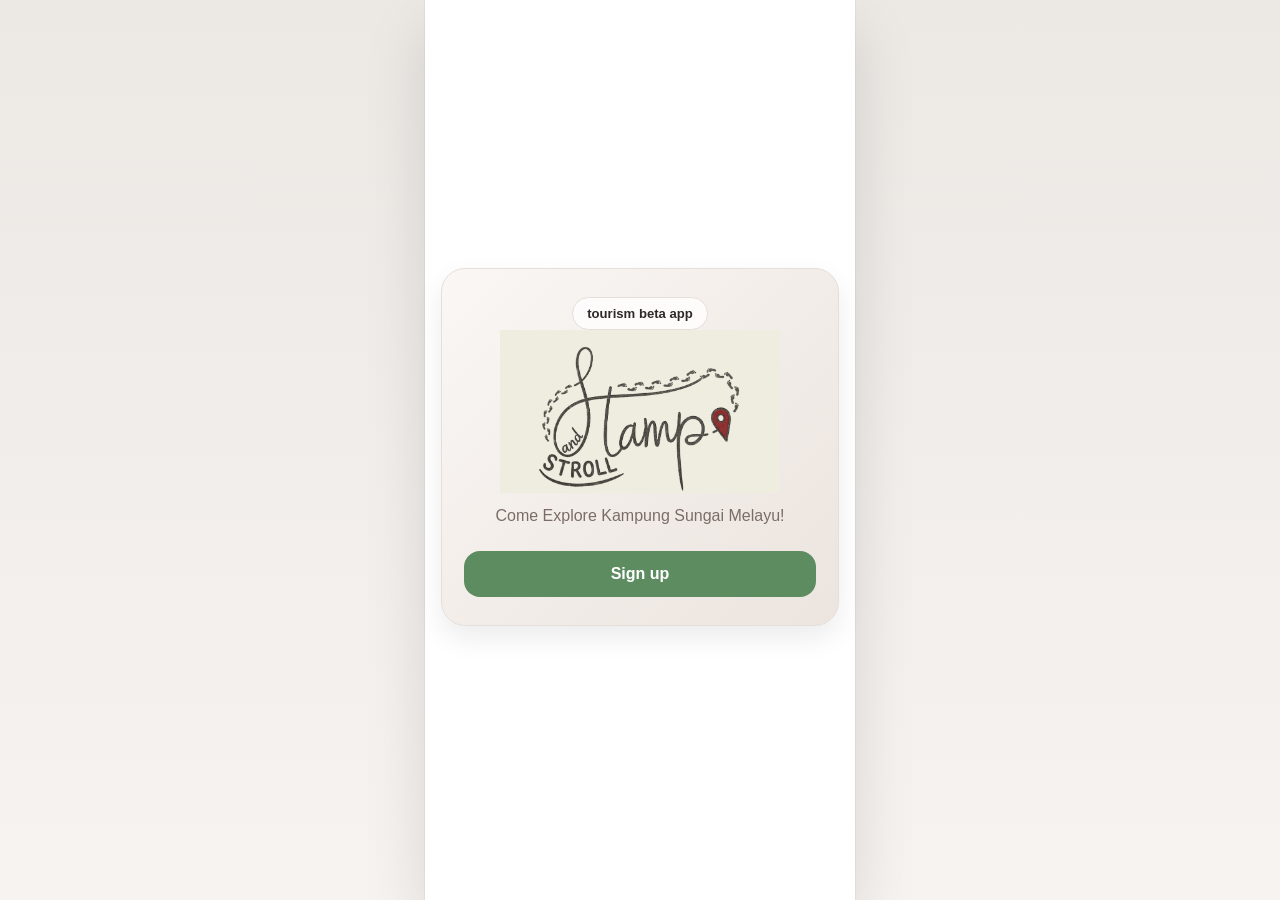
<file: index.html>
<!DOCTYPE html>
<html lang="en">
<head>
  <meta charset="UTF-8" />
  <meta name="viewport" content="width=device-width, initial-scale=1.0" />
  <title>Stamp and Stroll</title>
  <link rel="stylesheet" href="style.css" />
</head>
<body>
  <main class="app-shell start-screen">
    <section class="hero-card center-screen">
      <div class="app-badge">tourism beta app</div>
      <img src="logo.png" alt="Stamp and Stroll Logo" class="logo-large" />
      <p class="subtitle">Come Explore Kampung Sungai Melayu!</p>

      <button class="primary-btn large-btn" onclick="goTo('signup.html')">
        Sign up
      </button>
    </section>
  </main>

  <script src="script.js"></script>
</body>
</html>
</file>
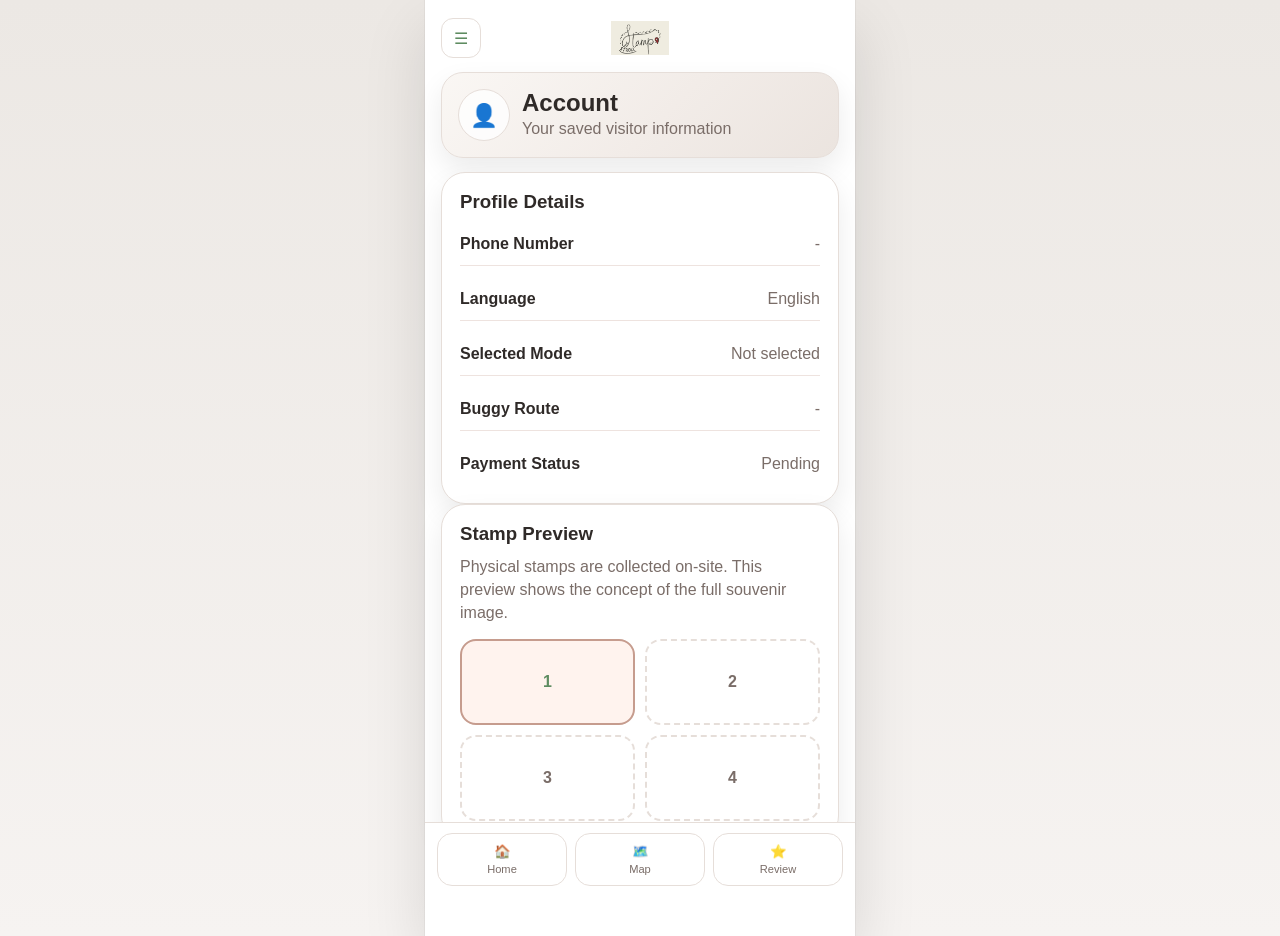
<file: account.html>
<!DOCTYPE html>
<html lang="en">
<head>
  <meta charset="UTF-8" />
  <meta name="viewport" content="width=device-width, initial-scale=1.0" />
  <title>Account | Stamp and Stroll</title>
  <link rel="stylesheet" href="style.css" />
</head>
<body onload="loadAccountPage()">
  <aside id="sidebar" class="sidebar hidden">
    <div class="sidebar-header">
      <h3>Menu</h3>
      <button class="icon-btn" onclick="toggleSidebar()">✕</button>
    </div>
    <button class="sidebar-link" onclick="goTo('howto.html')">How to use Stamp and Stroll</button>
    <button class="sidebar-link" onclick="goTo('account.html')">Account</button>
    <button class="sidebar-link" onclick="signOut()">Sign Out</button>
  </aside>

  <div id="sidebarOverlay" class="overlay hidden" onclick="toggleSidebar()"></div>

  <main class="app-shell with-nav">
    <header class="topbar">
      <button class="icon-btn" onclick="toggleSidebar()">☰</button>
      <div class="topbar-title">
        <img src="logo.png" alt="Stamp and Stroll Logo" class="logo-small" />
      </div>
      <div class="topbar-spacer"></div>
    </header>

    <section class="hero-strip">
      <div class="profile-icon">👤</div>
      <div>
        <h2>Account</h2>
        <p class="muted">Your saved visitor information</p>
      </div>
    </section>

    <section class="card page-card">
      <h3>Profile Details</h3>
      <div class="info-list">
        <div class="info-row"><span class="info-label">Phone Number</span><span id="accountPhone" class="info-value">-</span></div>
        <div class="info-row"><span class="info-label">Language</span><span id="accountLanguage" class="info-value">English</span></div>
        <div class="info-row"><span class="info-label">Selected Mode</span><span id="accountMode" class="info-value">Not selected</span></div>
        <div class="info-row"><span class="info-label">Buggy Route</span><span id="accountRoute" class="info-value">-</span></div>
        <div class="info-row"><span class="info-label">Payment Status</span><span id="accountPayment" class="info-value">Pending</span></div>
      </div>
    </section>

    <section class="card page-card">
      <h3>Stamp Preview</h3>
      <p class="muted">Physical stamps are collected on-site. This preview shows the concept of the full souvenir image.</p>

      <div class="stamp-grid">
        <div class="stamp-card unlocked">1</div>
        <div class="stamp-card">2</div>
        <div class="stamp-card">3</div>
        <div class="stamp-card">4</div>
      </div>
    </section>

    <nav class="bottom-nav">
      <button class="nav-item" onclick="goTo('home.html')">
        <span>🏠</span>
        <small>Home</small>
      </button>
      <button class="nav-item" onclick="openDynamicMapPage()">
        <span>🗺️</span>
        <small>Map</small>
      </button>
      <button class="nav-item" onclick="goTo('reviews.html')">
        <span>⭐</span>
        <small>Review</small>
      </button>
    </nav>
  </main>

  <script src="script.js"></script>
</body>
</html>
</file>
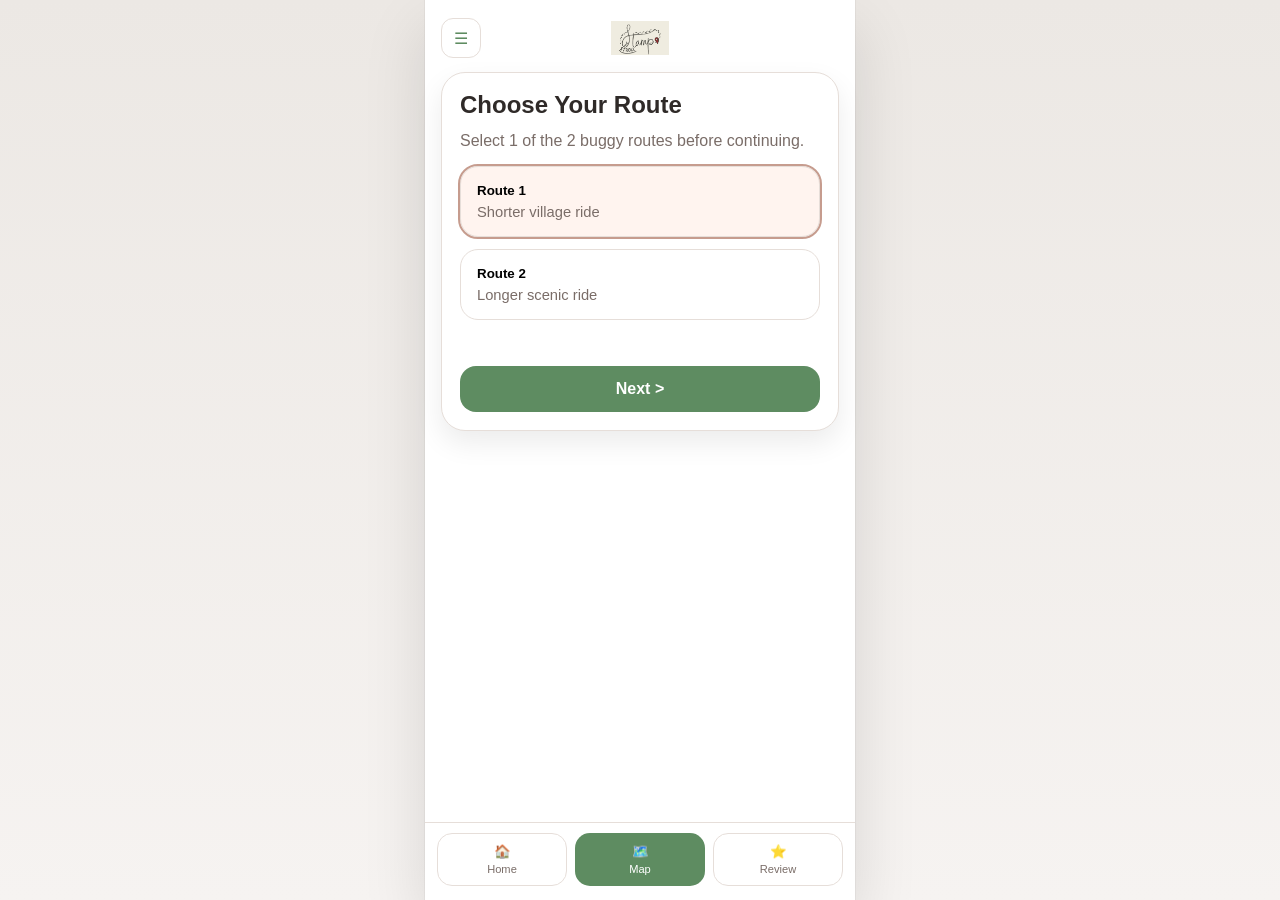
<file: buggy.html>
<!DOCTYPE html>
<html lang="en">
<head>
  <meta charset="UTF-8" />
  <meta name="viewport" content="width=device-width, initial-scale=1.0" />
  <title>Buggy Route | Stamp and Stroll</title>
  <link rel="stylesheet" href="style.css" />
</head>
<body onload="loadBuggyPage()">
  <aside id="sidebar" class="sidebar hidden">
    <div class="sidebar-header">
      <h3>Menu</h3>
      <button class="icon-btn" onclick="toggleSidebar()">✕</button>
    </div>
    <button class="sidebar-link" onclick="goTo('howto.html')">How to use Stamp and Stroll</button>
    <button class="sidebar-link" onclick="goTo('account.html')">Account</button>
    <button class="sidebar-link" onclick="signOut()">Sign Out</button>
  </aside>

  <div id="sidebarOverlay" class="overlay hidden" onclick="toggleSidebar()"></div>

  <main class="app-shell with-nav">
    <header class="topbar">
      <button class="icon-btn" onclick="toggleSidebar()">☰</button>
      <div class="topbar-title">
        <img src="logo.png" alt="Stamp and Stroll Logo" class="logo-small" />
      </div>
      <div class="topbar-spacer"></div>
    </header>

    <section class="card page-card">
      <h2>Choose Your Route</h2>
      <p class="muted">Select 1 of the 2 buggy routes before continuing.</p>

      <div class="route-list">
        <button id="route1Btn" class="route-option" onclick="selectBuggyRoute('Route 1')">
          <strong>Route 1</strong>
          <span>Shorter village ride</span>
        </button>

        <button id="route2Btn" class="route-option" onclick="selectBuggyRoute('Route 2')">
          <strong>Route 2</strong>
          <span>Longer scenic ride</span>
        </button>
      </div>

      <p id="buggyRouteStatus" class="status-text"></p>

      <button class="primary-btn" onclick="goToQueuePage()">
        Next &gt;
      </button>
    </section>

    <nav class="bottom-nav">
      <button class="nav-item" onclick="goTo('home.html')">
        <span>🏠</span>
        <small>Home</small>
      </button>
      <button class="nav-item active" onclick="openDynamicMapPage()">
        <span>🗺️</span>
        <small>Map</small>
      </button>
      <button class="nav-item" onclick="goTo('reviews.html')">
        <span>⭐</span>
        <small>Review</small>
      </button>
    </nav>
  </main>

  <script src="script.js"></script>
</body>
</html>
</file>
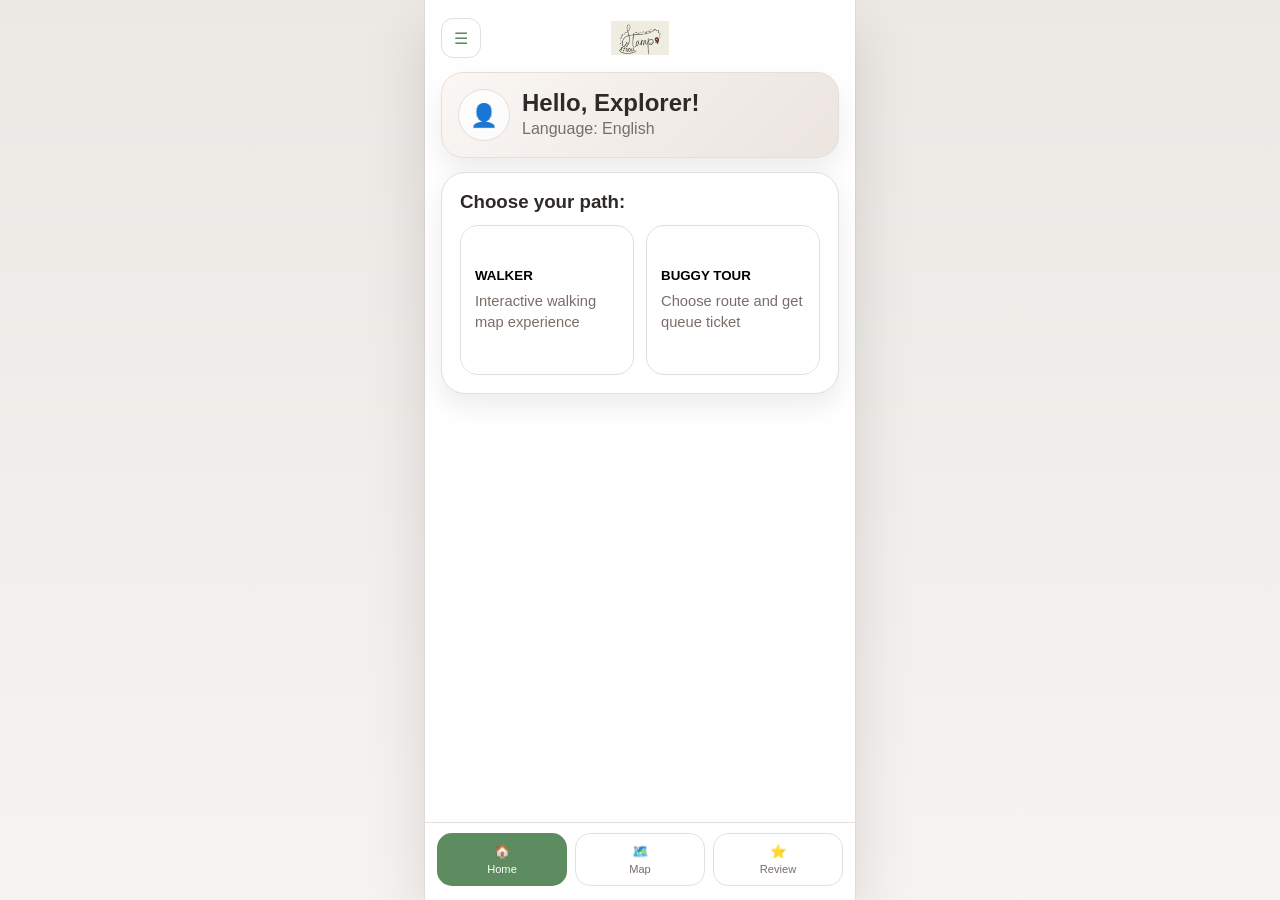
<file: home.html>
<!DOCTYPE html>
<html lang="en">
<head>
  <meta charset="UTF-8" />
  <meta name="viewport" content="width=device-width, initial-scale=1.0" />
  <title>Home | Stamp and Stroll</title>
  <link rel="stylesheet" href="style.css" />
</head>
<body onload="loadHomePage()">
  <aside id="sidebar" class="sidebar hidden">
    <div class="sidebar-header">
      <h3>Menu</h3>
      <button class="icon-btn" onclick="toggleSidebar()">✕</button>
    </div>

    <button class="sidebar-link" onclick="goTo('howto.html')">How to use Stamp and Stroll</button>
    <button class="sidebar-link" onclick="goTo('account.html')">Account</button>
    <button class="sidebar-link" onclick="signOut()">Sign Out</button>
  </aside>

  <div id="sidebarOverlay" class="overlay hidden" onclick="toggleSidebar()"></div>

  <main class="app-shell with-nav">
    <header class="topbar">
      <button class="icon-btn" onclick="toggleSidebar()">☰</button>
      <div class="topbar-title">
        <img src="logo.png" alt="Stamp and Stroll Logo" class="logo-small" />
      </div>
      <div class="topbar-spacer"></div>
    </header>

    <section class="hero-strip">
      <div class="profile-icon">👤</div>
      <div>
        <h2>Hello, Explorer!</h2>
        <p id="homeLanguage" class="muted">Language: English</p>
      </div>
    </section>

    <section class="card page-card">
      <h3>Choose your path:</h3>

      <div class="choice-grid">
        <button class="choice-card" onclick="selectPath('walker')">
          <span class="choice-title">WALKER</span>
          <span class="choice-desc">Interactive walking map experience</span>
        </button>

        <button class="choice-card" onclick="selectPath('buggy')">
          <span class="choice-title">BUGGY TOUR</span>
          <span class="choice-desc">Choose route and get queue ticket</span>
        </button>
      </div>
    </section>

    <nav class="bottom-nav">
      <button class="nav-item active" onclick="goTo('home.html')">
        <span>🏠</span>
        <small>Home</small>
      </button>
      <button class="nav-item" onclick="openDynamicMapPage()">
        <span>🗺️</span>
        <small>Map</small>
      </button>
      <button class="nav-item" onclick="goTo('reviews.html')">
        <span>⭐</span>
        <small>Review</small>
      </button>
    </nav>
  </main>

  <script src="script.js"></script>
</body>
</html>
</file>
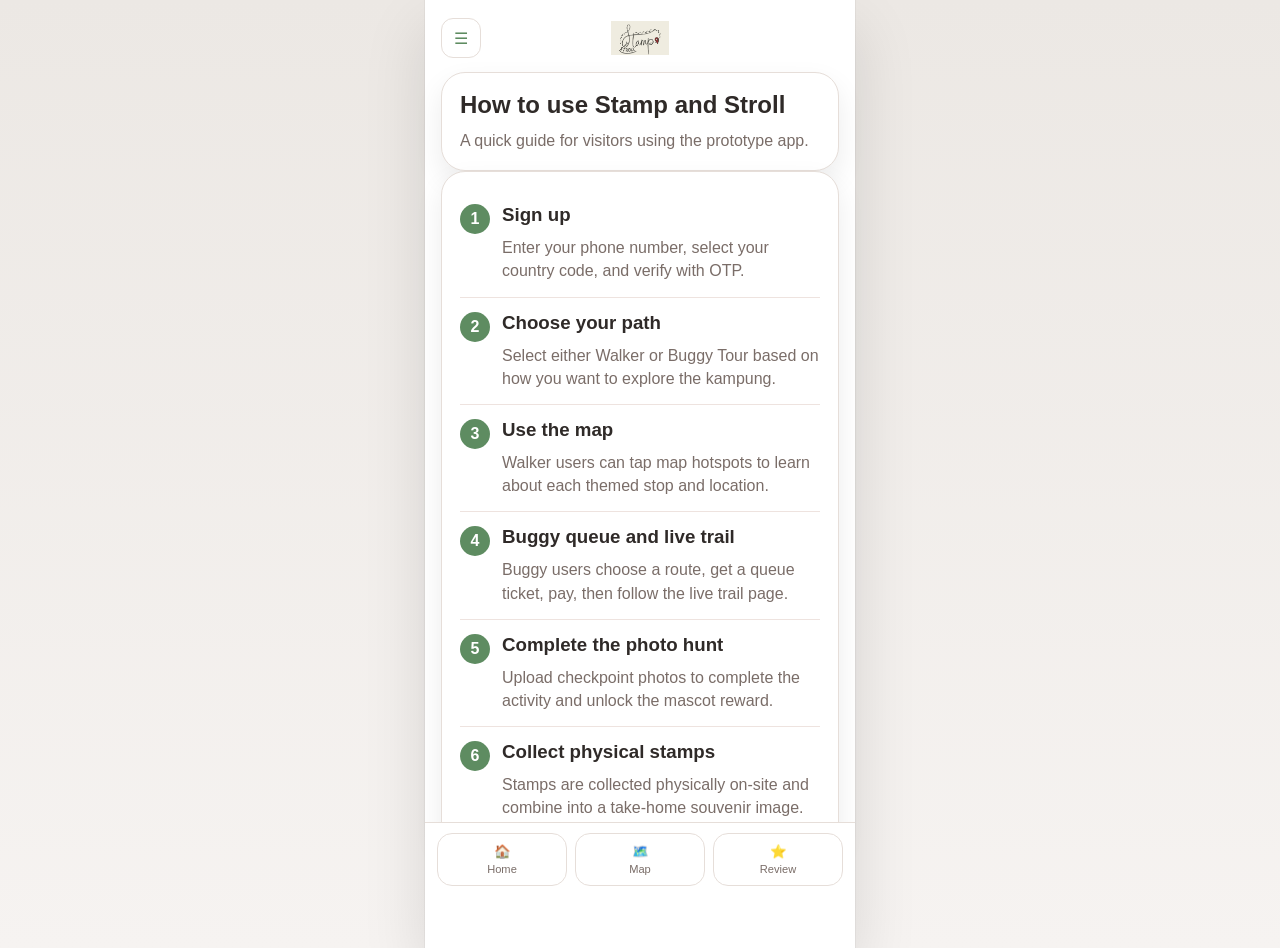
<file: howto.html>
<!DOCTYPE html>
<html lang="en">
<head>
  <meta charset="UTF-8" />
  <meta name="viewport" content="width=device-width, initial-scale=1.0" />
  <title>How To Use | Stamp and Stroll</title>
  <link rel="stylesheet" href="style.css" />
</head>
<body>
  <aside id="sidebar" class="sidebar hidden">
    <div class="sidebar-header">
      <h3>Menu</h3>
      <button class="icon-btn" onclick="toggleSidebar()">✕</button>
    </div>
    <button class="sidebar-link" onclick="goTo('howto.html')">How to use Stamp and Stroll</button>
    <button class="sidebar-link" onclick="goTo('account.html')">Account</button>
    <button class="sidebar-link" onclick="signOut()">Sign Out</button>
  </aside>

  <div id="sidebarOverlay" class="overlay hidden" onclick="toggleSidebar()"></div>

  <main class="app-shell with-nav">
    <header class="topbar">
      <button class="icon-btn" onclick="toggleSidebar()">☰</button>
      <div class="topbar-title">
        <img src="logo.png" alt="Stamp and Stroll Logo" class="logo-small" />
      </div>
      <div class="topbar-spacer"></div>
    </header>

    <section class="card page-card">
      <h2>How to use Stamp and Stroll</h2>
      <p class="muted">A quick guide for visitors using the prototype app.</p>
    </section>

    <section class="card page-card">
      <div class="step-card">
        <div class="step-number">1</div>
        <div>
          <h3>Sign up</h3>
          <p class="muted">Enter your phone number, select your country code, and verify with OTP.</p>
        </div>
      </div>

      <div class="step-card">
        <div class="step-number">2</div>
        <div>
          <h3>Choose your path</h3>
          <p class="muted">Select either Walker or Buggy Tour based on how you want to explore the kampung.</p>
        </div>
      </div>

      <div class="step-card">
        <div class="step-number">3</div>
        <div>
          <h3>Use the map</h3>
          <p class="muted">Walker users can tap map hotspots to learn about each themed stop and location.</p>
        </div>
      </div>

      <div class="step-card">
        <div class="step-number">4</div>
        <div>
          <h3>Buggy queue and live trail</h3>
          <p class="muted">Buggy users choose a route, get a queue ticket, pay, then follow the live trail page.</p>
        </div>
      </div>

      <div class="step-card">
        <div class="step-number">5</div>
        <div>
          <h3>Complete the photo hunt</h3>
          <p class="muted">Upload checkpoint photos to complete the activity and unlock the mascot reward.</p>
        </div>
      </div>

      <div class="step-card">
        <div class="step-number">6</div>
        <div>
          <h3>Collect physical stamps</h3>
          <p class="muted">Stamps are collected physically on-site and combine into a take-home souvenir image.</p>
        </div>
      </div>
    </section>

    <nav class="bottom-nav">
      <button class="nav-item" onclick="goTo('home.html')">
        <span>🏠</span>
        <small>Home</small>
      </button>
      <button class="nav-item" onclick="openDynamicMapPage()">
        <span>🗺️</span>
        <small>Map</small>
      </button>
      <button class="nav-item" onclick="goTo('reviews.html')">
        <span>⭐</span>
        <small>Review</small>
      </button>
    </nav>
  </main>

  <script src="script.js"></script>
</body>
</html>
</file>
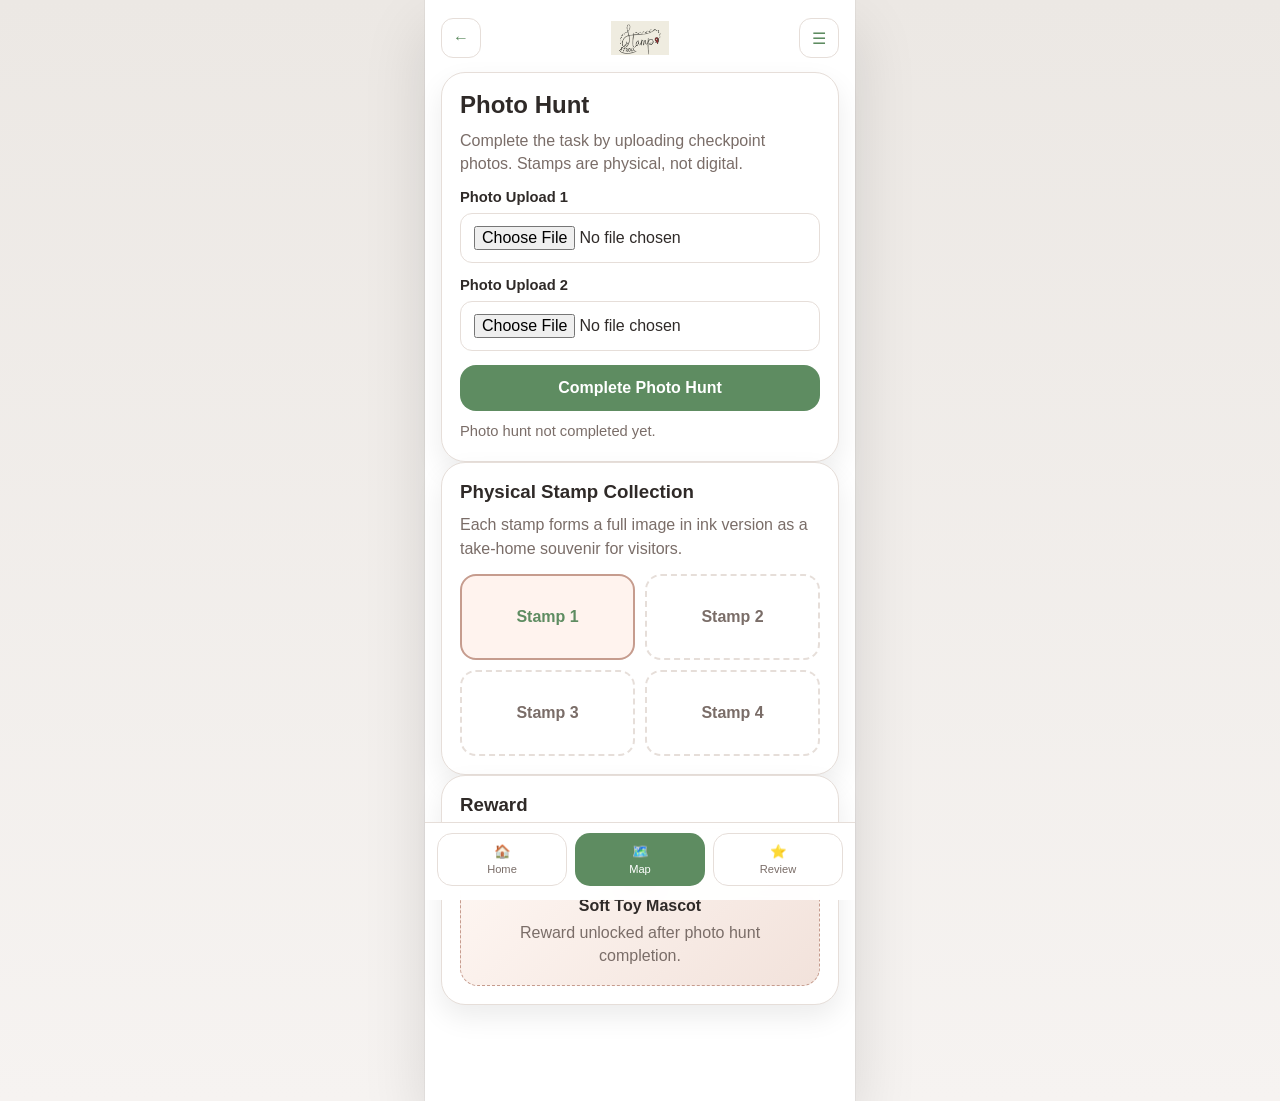
<file: photohunt.html>
<!DOCTYPE html>
<html lang="en">
<head>
  <meta charset="UTF-8" />
  <meta name="viewport" content="width=device-width, initial-scale=1.0" />
  <title>Photo Hunt | Stamp and Stroll</title>
  <link rel="stylesheet" href="style.css" />
</head>
<body onload="loadPhotohuntPage()">
  <aside id="sidebar" class="sidebar hidden">
    <div class="sidebar-header">
      <h3>Menu</h3>
      <button class="icon-btn" onclick="toggleSidebar()">✕</button>
    </div>
    <button class="sidebar-link" onclick="goTo('howto.html')">How to use Stamp and Stroll</button>
    <button class="sidebar-link" onclick="goTo('account.html')">Account</button>
    <button class="sidebar-link" onclick="signOut()">Sign Out</button>
  </aside>

  <div id="sidebarOverlay" class="overlay hidden" onclick="toggleSidebar()"></div>

  <main class="app-shell with-nav">
    <header class="topbar">
      <button class="icon-btn" onclick="goTo('trail.html')">←</button>
      <div class="topbar-title">
        <img src="logo.png" alt="Stamp and Stroll Logo" class="logo-small" />
      </div>
      <button class="icon-btn" onclick="toggleSidebar()">☰</button>
    </header>

    <section class="card page-card">
      <h2>Photo Hunt</h2>
      <p class="muted">
        Complete the task by uploading checkpoint photos. Stamps are physical, not digital.
      </p>

      <label class="label">Photo Upload 1</label>
      <input id="photo1" class="input" type="file" accept="image/*" />

      <label class="label">Photo Upload 2</label>
      <input id="photo2" class="input" type="file" accept="image/*" />

      <button class="primary-btn" onclick="completePhotohunt()">
        Complete Photo Hunt
      </button>

      <p id="photohuntStatus" class="status-text"></p>
    </section>

    <section class="card page-card">
      <h3>Physical Stamp Collection</h3>
      <p class="muted">
        Each stamp forms a full image in ink version as a take-home souvenir for visitors.
      </p>

      <div class="stamp-grid">
        <div class="stamp-card unlocked">Stamp 1</div>
        <div class="stamp-card">Stamp 2</div>
        <div class="stamp-card">Stamp 3</div>
        <div class="stamp-card">Stamp 4</div>
      </div>
    </section>

    <section class="card page-card">
      <h3>Reward</h3>
      <div class="reward-box">
        <div class="reward-icon">🧸</div>
        <div class="reward-title">Soft Toy Mascot</div>
        <p class="muted">Reward unlocked after photo hunt completion.</p>
      </div>
    </section>

    <nav class="bottom-nav">
      <button class="nav-item" onclick="goTo('home.html')">
        <span>🏠</span>
        <small>Home</small>
      </button>
      <button class="nav-item active" onclick="openDynamicMapPage()">
        <span>🗺️</span>
        <small>Map</small>
      </button>
      <button class="nav-item" onclick="goTo('reviews.html')">
        <span>⭐</span>
        <small>Review</small>
      </button>
    </nav>
  </main>

  <script src="script.js"></script>
</body>
</html>
</file>
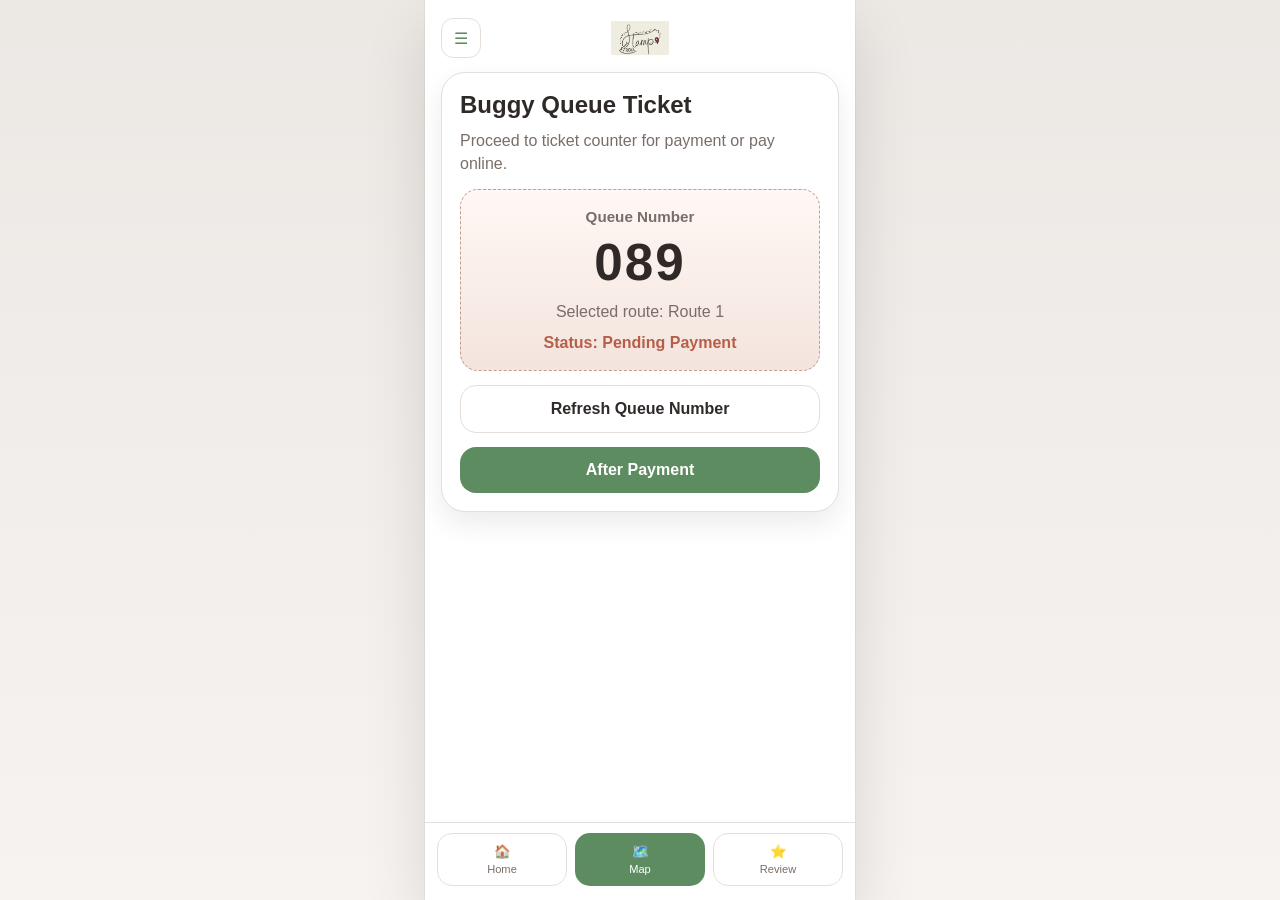
<file: queue.html>
<!DOCTYPE html>
<html lang="en">
<head>
  <meta charset="UTF-8" />
  <meta name="viewport" content="width=device-width, initial-scale=1.0" />
  <title>Queue Ticket | Stamp and Stroll</title>
  <link rel="stylesheet" href="style.css" />
</head>
<body onload="loadQueuePage()">
  <aside id="sidebar" class="sidebar hidden">
    <div class="sidebar-header">
      <h3>Menu</h3>
      <button class="icon-btn" onclick="toggleSidebar()">✕</button>
    </div>
    <button class="sidebar-link" onclick="goTo('howto.html')">How to use Stamp and Stroll</button>
    <button class="sidebar-link" onclick="goTo('account.html')">Account</button>
    <button class="sidebar-link" onclick="signOut()">Sign Out</button>
  </aside>

  <div id="sidebarOverlay" class="overlay hidden" onclick="toggleSidebar()"></div>

  <main class="app-shell with-nav">
    <header class="topbar">
      <button class="icon-btn" onclick="toggleSidebar()">☰</button>
      <div class="topbar-title">
        <img src="logo.png" alt="Stamp and Stroll Logo" class="logo-small" />
      </div>
      <div class="topbar-spacer"></div>
    </header>

    <section class="card page-card">
      <h2>Buggy Queue Ticket</h2>
      <p class="muted">Proceed to ticket counter for payment or pay online.</p>

      <div class="queue-ticket">
        <div class="queue-label">Queue Number</div>
        <div id="queueNumberDisplay" class="queue-number">089</div>
        <div id="selectedRouteDisplay" class="muted">Selected route: Route 1</div>
        <div id="paymentStatusDisplay" class="ticket-status pending">Status: Pending Payment</div>
      </div>

      <button class="secondary-btn" onclick="refreshQueueNumber()">
        Refresh Queue Number
      </button>

      <button class="primary-btn" onclick="simulatePayment()">
        After Payment
      </button>
    </section>

    <nav class="bottom-nav">
      <button class="nav-item" onclick="goTo('home.html')">
        <span>🏠</span>
        <small>Home</small>
      </button>
      <button class="nav-item active" onclick="openDynamicMapPage()">
        <span>🗺️</span>
        <small>Map</small>
      </button>
      <button class="nav-item" onclick="goTo('reviews.html')">
        <span>⭐</span>
        <small>Review</small>
      </button>
    </nav>
  </main>

  <script src="script.js"></script>
</body>
</html>
</file>
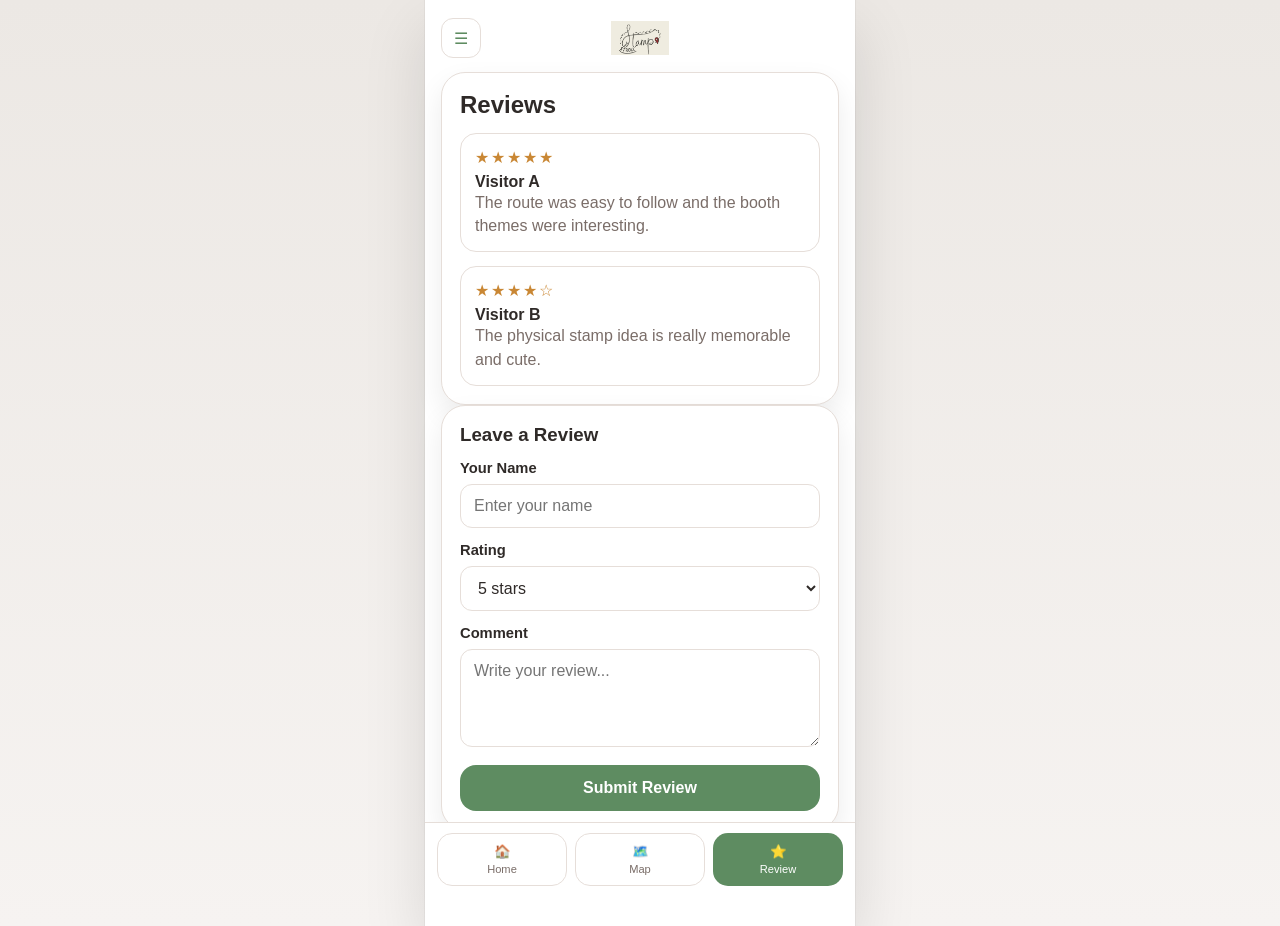
<file: reviews.html>
<!DOCTYPE html>
<html lang="en">
<head>
  <meta charset="UTF-8" />
  <meta name="viewport" content="width=device-width, initial-scale=1.0" />
  <title>Reviews | Stamp and Stroll</title>
  <link rel="stylesheet" href="style.css" />
</head>
<body>
  <aside id="sidebar" class="sidebar hidden">
    <div class="sidebar-header">
      <h3>Menu</h3>
      <button class="icon-btn" onclick="toggleSidebar()">✕</button>
    </div>
    <button class="sidebar-link" onclick="goTo('howto.html')">How to use Stamp and Stroll</button>
    <button class="sidebar-link" onclick="goTo('account.html')">Account</button>
    <button class="sidebar-link" onclick="signOut()">Sign Out</button>
  </aside>

  <div id="sidebarOverlay" class="overlay hidden" onclick="toggleSidebar()"></div>

  <main class="app-shell with-nav">
    <header class="topbar">
      <button class="icon-btn" onclick="toggleSidebar()">☰</button>
      <div class="topbar-title">
        <img src="logo.png" alt="Stamp and Stroll Logo" class="logo-small" />
      </div>
      <div class="topbar-spacer"></div>
    </header>

    <section class="card page-card" id="reviewList">
      <h2>Reviews</h2>

      <div class="review-card">
        <div class="review-stars">★★★★★</div>
        <strong>Visitor A</strong>
        <p class="muted">The route was easy to follow and the booth themes were interesting.</p>
      </div>

      <div class="review-card">
        <div class="review-stars">★★★★☆</div>
        <strong>Visitor B</strong>
        <p class="muted">The physical stamp idea is really memorable and cute.</p>
      </div>
    </section>

    <section class="card page-card">
      <h3>Leave a Review</h3>

      <label class="label">Your Name</label>
      <input id="reviewName" class="input" type="text" placeholder="Enter your name" />

      <label class="label">Rating</label>
      <select id="reviewRating" class="input">
        <option value="★★★★★">5 stars</option>
        <option value="★★★★☆">4 stars</option>
        <option value="★★★☆☆">3 stars</option>
        <option value="★★☆☆☆">2 stars</option>
        <option value="★☆☆☆☆">1 star</option>
      </select>

      <label class="label">Comment</label>
      <textarea id="reviewComment" class="input" rows="4" placeholder="Write your review..."></textarea>

      <button class="primary-btn" onclick="submitReview()">
        Submit Review
      </button>
    </section>

    <nav class="bottom-nav">
      <button class="nav-item" onclick="goTo('home.html')">
        <span>🏠</span>
        <small>Home</small>
      </button>
      <button class="nav-item" onclick="openDynamicMapPage()">
        <span>🗺️</span>
        <small>Map</small>
      </button>
      <button class="nav-item active" onclick="goTo('reviews.html')">
        <span>⭐</span>
        <small>Review</small>
      </button>
    </nav>
  </main>

  <script src="script.js"></script>
</body>
</html>
</file>
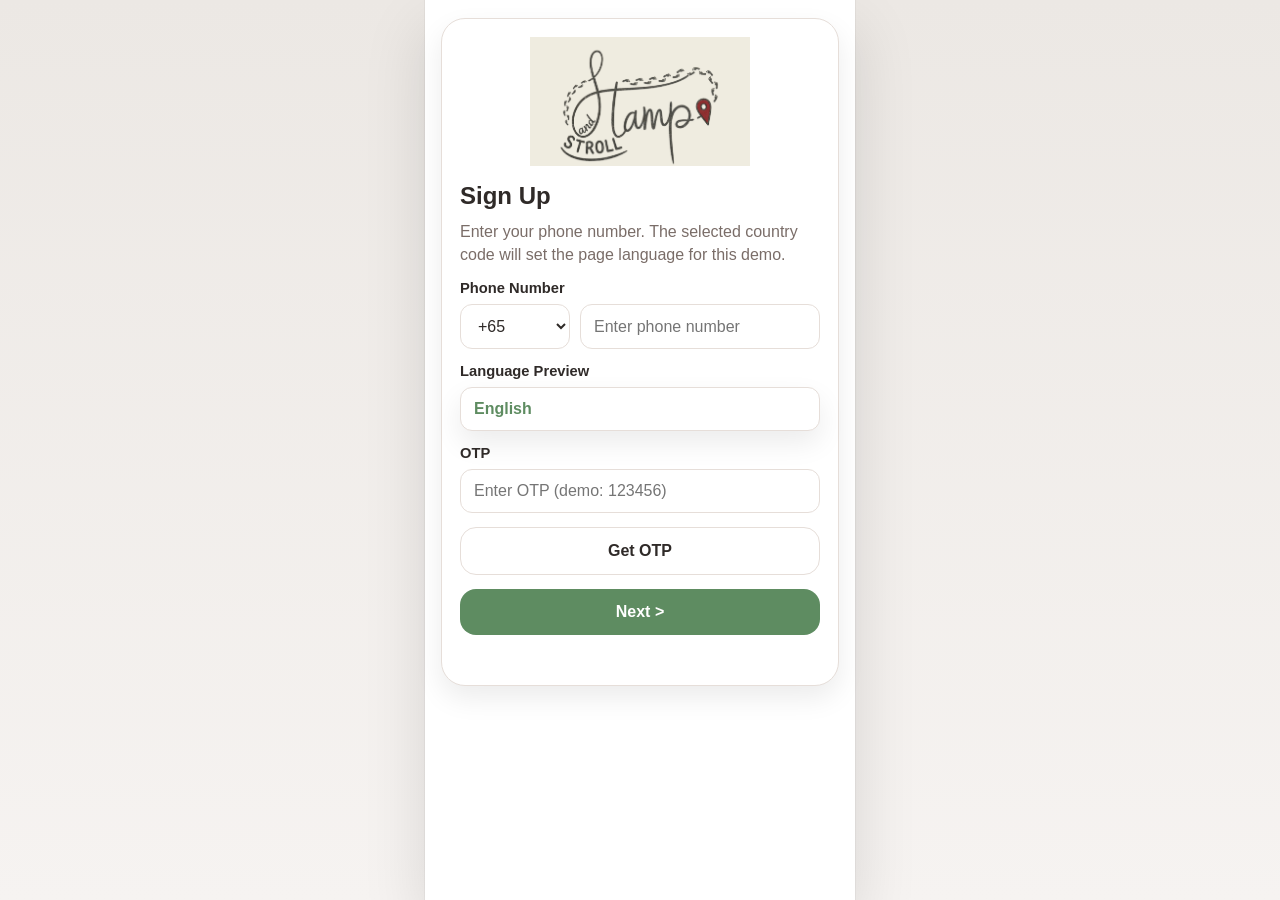
<file: signup.html>
<!DOCTYPE html>
<html lang="en">
<head>
  <meta charset="UTF-8" />
  <meta name="viewport" content="width=device-width, initial-scale=1.0" />
  <title>Sign Up | Stamp and Stroll</title>
  <link rel="stylesheet" href="style.css" />
</head>
<body>
  <main class="app-shell">
    <section class="card page-card">
      <div style="text-align:center; margin-bottom: 16px;">
        <img src="logo.png" alt="Stamp and Stroll Logo" class="logo-large" style="width:min(220px,70%);" />
      </div>

      <h2>Sign Up</h2>
      <p class="muted">
        Enter your phone number. The selected country code will set the page language for this demo.
      </p>

      <label class="label">Phone Number</label>
      <div class="phone-row">
        <select id="countryCode" class="input select-input">
          <option value="English">+65</option>
          <option value="Bahasa Melayu">+60</option>
          <option value="中文">+86</option>
          <option value="தமிழ்">+91</option>
        </select>
        <input id="phoneNumber" class="input" type="tel" placeholder="Enter phone number" />
      </div>

      <label class="label">Language Preview</label>
      <div id="languagePreview" class="preview-box">English</div>

      <label class="label">OTP</label>
      <input id="otpInput" class="input" type="text" placeholder="Enter OTP (demo: 123456)" />

      <button class="secondary-btn" type="button" onclick="showOtpHint()">
        Get OTP
      </button>

      <button class="primary-btn" type="button" onclick="verifyOtpAndContinue()">
        Next &gt;
      </button>

      <p id="signupStatus" class="status-text"></p>
    </section>
  </main>

  <script src="script.js"></script>
</body>
</html>
</file>
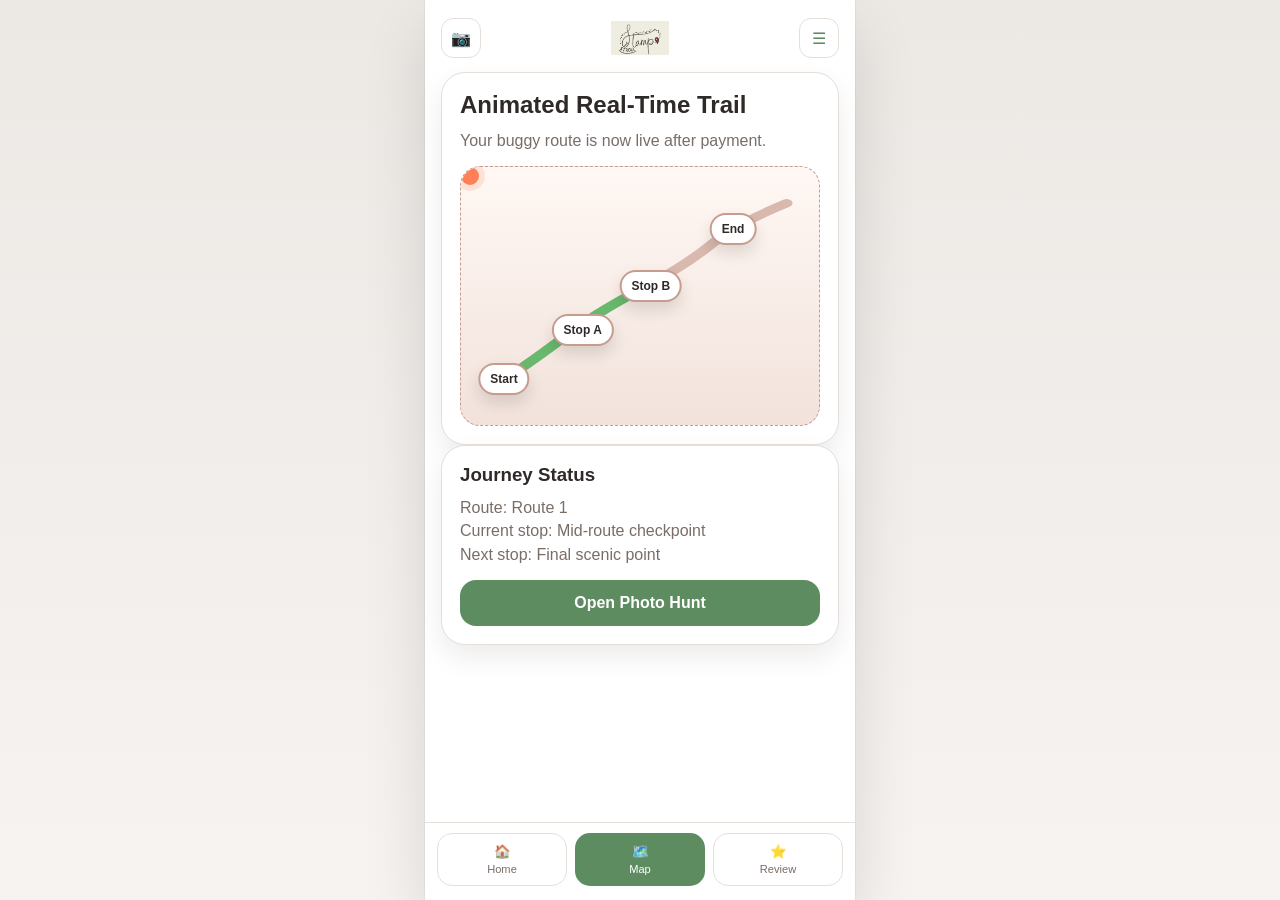
<file: trail.html>
<!DOCTYPE html>
<html lang="en">
<head>
  <meta charset="UTF-8" />
  <meta name="viewport" content="width=device-width, initial-scale=1.0" />
  <title>Live Trail | Stamp and Stroll</title>
  <link rel="stylesheet" href="style.css" />
</head>
<body onload="loadTrailPage()">
  <aside id="sidebar" class="sidebar hidden">
    <div class="sidebar-header">
      <h3>Menu</h3>
      <button class="icon-btn" onclick="toggleSidebar()">✕</button>
    </div>
    <button class="sidebar-link" onclick="goTo('howto.html')">How to use Stamp and Stroll</button>
    <button class="sidebar-link" onclick="goTo('account.html')">Account</button>
    <button class="sidebar-link" onclick="signOut()">Sign Out</button>
  </aside>

  <div id="sidebarOverlay" class="overlay hidden" onclick="toggleSidebar()"></div>

  <main class="app-shell with-nav">
    <header class="topbar">
      <button class="icon-btn" onclick="goTo('photohunt.html')">📷</button>
      <div class="topbar-title">
        <img src="logo.png" alt="Stamp and Stroll Logo" class="logo-small" />
      </div>
      <button class="icon-btn" onclick="toggleSidebar()">☰</button>
    </header>

    <section class="card page-card">
      <h2>Animated Real-Time Trail</h2>
      <p class="muted">Your buggy route is now live after payment.</p>

      <div class="live-route-box">
        <svg class="live-route-svg" viewBox="0 0 100 100" preserveAspectRatio="none">
          <path d="M10,84 C22,74 28,66 37,58 C48,48 58,43 69,31 C76,23 84,18 91,14" fill="none" stroke="#d9b8ae" stroke-width="3.2" stroke-linecap="round" />
          <path d="M10,84 C22,74 28,66 37,58 C48,48 58,43 69,31 C76,23 84,18 91,14" fill="none" stroke="#68b96d" stroke-width="3.2" stroke-linecap="round" stroke-dasharray="55 100" />
        </svg>

        <div class="route-stop" style="top: 82%; left: 12%;">Start</div>
        <div class="route-stop" style="top: 63%; left: 34%;">Stop A</div>
        <div class="route-stop" style="top: 46%; left: 53%;">Stop B</div>
        <div class="route-stop" style="top: 24%; left: 76%;">End</div>

        <div class="moving-dot"></div>
      </div>
    </section>

    <section class="card page-card">
      <h3>Journey Status</h3>
      <p id="trailRouteDisplay" class="muted">Route: Route 1</p>
      <p class="muted">Current stop: Mid-route checkpoint</p>
      <p class="muted">Next stop: Final scenic point</p>

      <button class="primary-btn" onclick="goTo('photohunt.html')">
        Open Photo Hunt
      </button>
    </section>

    <nav class="bottom-nav">
      <button class="nav-item" onclick="goTo('home.html')">
        <span>🏠</span>
        <small>Home</small>
      </button>
      <button class="nav-item active" onclick="openDynamicMapPage()">
        <span>🗺️</span>
        <small>Map</small>
      </button>
      <button class="nav-item" onclick="goTo('reviews.html')">
        <span>⭐</span>
        <small>Review</small>
      </button>
    </nav>
  </main>

  <script src="script.js"></script>
</body>
</html>
</file>
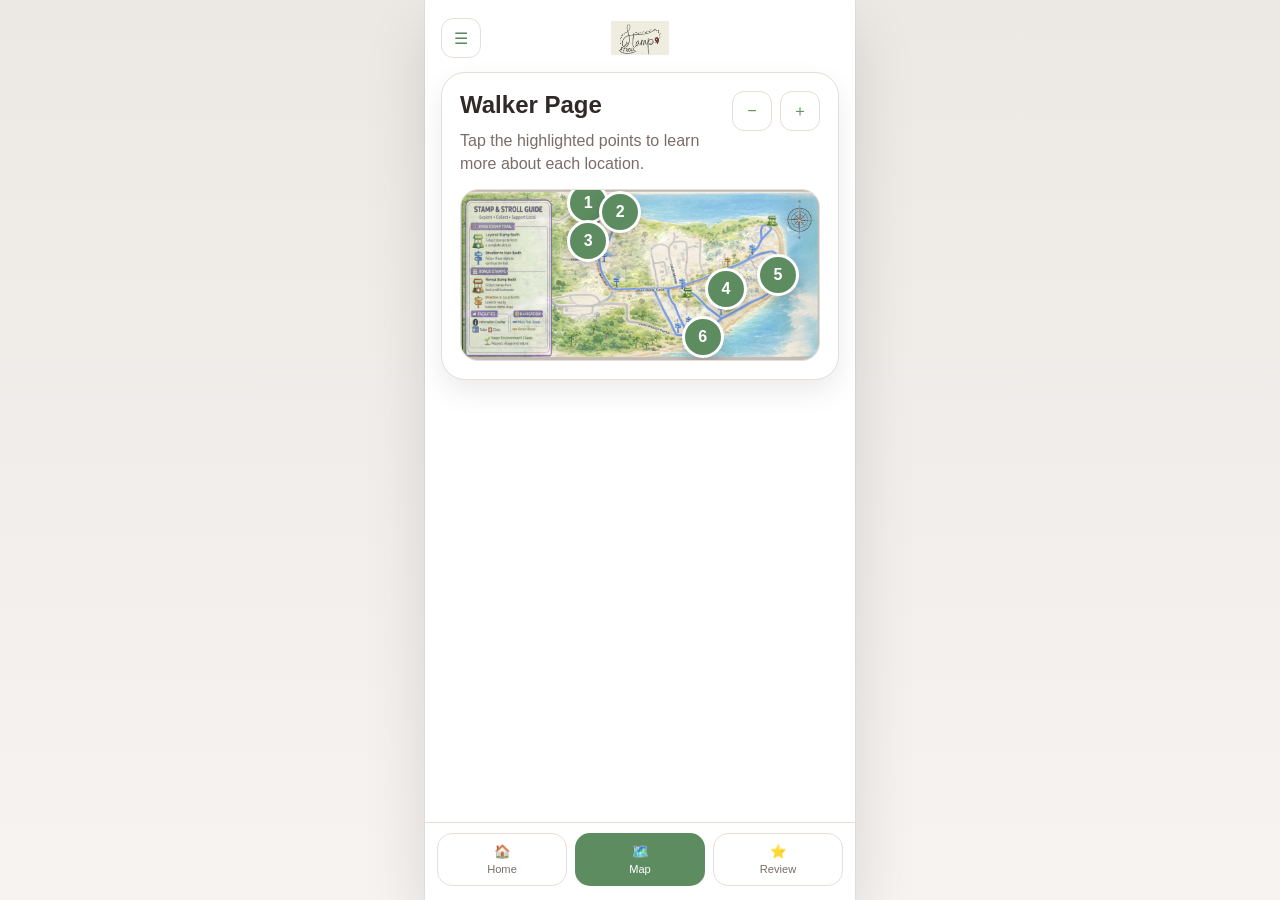
<file: walker.html>
<!DOCTYPE html>
<html lang="en">
<head>
  <meta charset="UTF-8" />
  <meta name="viewport" content="width=device-width, initial-scale=1.0" />
  <title>Walker Map | Stamp and Stroll</title>
  <link rel="stylesheet" href="style.css" />
</head>
<body onload="loadWalkerPage()">
  <aside id="sidebar" class="sidebar hidden">
    <div class="sidebar-header">
      <h3>Menu</h3>
      <button class="icon-btn" onclick="toggleSidebar()">✕</button>
    </div>

    <button class="sidebar-link" onclick="goTo('howto.html')">How to use Stamp and Stroll</button>
    <button class="sidebar-link" onclick="goTo('account.html')">Account</button>
    <button class="sidebar-link" onclick="signOut()">Sign Out</button>
  </aside>

  <div id="sidebarOverlay" class="overlay hidden" onclick="toggleSidebar()"></div>
  <div id="mapPopupOverlay" class="overlay hidden" onclick="closeMapPopup()"></div>

  <div id="mapPopup" class="map-popup hidden">
    <div class="popup-header">
      <h3 id="popupTitle">Location</h3>
      <button class="icon-btn" onclick="closeMapPopup()">✕</button>
    </div>

    <div class="popup-image" id="popupImage">Image preview</div>
    <p id="popupFocus" class="muted popup-text"></p>
    <p id="popupHistory" class="muted popup-text"></p>
    <p id="popupKnownFor" class="muted popup-text"></p>

    <div class="stamp-preview-box">
      <span class="stamp-preview-label">Stamp silhouette</span>
      <div id="popupStamp" class="stamp-silhouette">★</div>
    </div>
  </div>

  <main class="app-shell with-nav">
    <header class="topbar">
      <button class="icon-btn" onclick="toggleSidebar()">☰</button>
      <div class="topbar-title">
        <img src="logo.png" alt="Stamp and Stroll Logo" class="logo-small" />
      </div>
      <div class="topbar-spacer"></div>
    </header>

    <section class="card page-card">
      <div class="page-heading-row">
        <div>
          <h2>Walker Page</h2>
          <p class="muted">Tap the highlighted points to learn more about each location.</p>
        </div>

        <div class="zoom-controls">
          <button class="icon-btn" onclick="zoomMap(-0.1)">−</button>
          <button class="icon-btn" onclick="zoomMap(0.1)">＋</button>
        </div>
      </div>

      <div class="map-frame">
        <div id="mapZoomLayer" class="map-zoom-layer">
          <img src="map.png" alt="Stamp and Stroll Guide Map" class="guide-map" />

          <button class="map-hotspot" style="top: 7.5%; left: 35.5%;" onclick="openMapPopup('kampungLiving')">1</button>
          <button class="map-hotspot" style="top: 12.5%; left: 44.5%;" onclick="openMapPopup('tasteOfTheKampung')">2</button>
          <button class="map-hotspot" style="top: 30%; left: 35.5%;" onclick="openMapPopup('heritageAndFaith')">3</button>
          <button class="map-hotspot" style="top: 58%; left: 74%;" onclick="openMapPopup('lifeByTheSea')">4</button>
          <button class="map-hotspot" style="top: 50%; left: 88.5%;" onclick="openMapPopup('naturesRoots')">5</button>
          <button class="map-hotspot" style="top: 86.5%; left: 67.5%;" onclick="openMapPopup('twoLandsOneHorizon')">6</button>
        </div>
      </div>
    </section>

    <nav class="bottom-nav">
      <button class="nav-item" onclick="goTo('home.html')">
        <span>🏠</span>
        <small>Home</small>
      </button>
      <button class="nav-item active" onclick="openDynamicMapPage()">
        <span>🗺️</span>
        <small>Map</small>
      </button>
      <button class="nav-item" onclick="goTo('reviews.html')">
        <span>⭐</span>
        <small>Review</small>
      </button>
    </nav>
  </main>

  <script src="script.js"></script>
</body>
</html>
</file>
<file: style.css>
:root {
  --bg: #f6f3f1;
  --panel: #ffffff;
  --card: #ffffff;
  --text: #2f2a28;
  --muted: #7a6d68;
  --accent: #5e8c61;
  --accent-2: #c69c8e;
  --line: #e6ded9;
  --shadow: 0 12px 28px rgba(0, 0, 0, 0.08);
  --radius-xl: 24px;
  --radius-lg: 18px;
  --radius-md: 12px;
}

* {
  box-sizing: border-box;
}

body {
  margin: 0;
  font-family: Arial, Helvetica, sans-serif;
  background: linear-gradient(180deg, #ece8e4 0%, var(--bg) 100%);
  color: var(--text);
}

h1,
h2,
h3,
p {
  margin: 0;
}

.app-shell {
  width: min(430px, 100vw);
  min-height: 100vh;
  margin: 0 auto;
  background: var(--panel);
  padding: 18px 16px 24px;
  position: relative;
  box-shadow: 0 0 0 1px rgba(0, 0, 0, 0.04), 0 28px 60px rgba(0, 0, 0, 0.12);
}

.with-nav {
  padding-bottom: 96px;
}

.start-screen {
  display: flex;
  align-items: center;
  justify-content: center;
}

.hero-card,
.card,
.hero-strip,
.preview-box {
  background: var(--card);
  border: 1px solid var(--line);
  box-shadow: var(--shadow);
}

.hero-card,
.card {
  border-radius: var(--radius-xl);
}

.hero-card {
  width: 100%;
  padding: 28px 22px;
  background: linear-gradient(135deg, #faf7f4 0%, #f2ece8 55%, #ebe4df 100%);
}

.center-screen {
  text-align: center;
}

.hero-card h1 {
  font-size: clamp(2rem, 6vw, 2.8rem);
  line-height: 0.95;
  margin-top: 16px;
}

.subtitle {
  margin-top: 14px;
  color: var(--muted);
  font-size: 1rem;
}

.app-badge {
  display: inline-block;
  padding: 8px 14px;
  border-radius: 999px;
  border: 1px solid var(--line);
  background: rgba(255, 255, 255, 0.8);
  font-size: 0.82rem;
  font-weight: 700;
}

.logo-large {
  width: min(280px, 80%);
  height: auto;
  display: block;
  margin: 0 auto 8px;
}

.logo-small {
  height: 34px;
  width: auto;
  display: block;
  object-fit: contain;
}

.page-card {
  padding: 18px;
  transition: 0.2s;
}

.page-card:hover {
  transform: translateY(-2px);
}

.page-card h2,
.page-card h3 {
  margin-bottom: 10px;
}

.muted {
  color: var(--muted);
  line-height: 1.45;
}

.label {
  display: block;
  font-size: 0.92rem;
  font-weight: 700;
  margin: 14px 0 8px;
}

.input,
.select-input,
textarea,
select {
  width: 100%;
  border: 1px solid var(--line);
  border-radius: var(--radius-md);
  padding: 12px 13px;
  font: inherit;
  background: white;
  color: var(--text);
}

.phone-row {
  display: grid;
  grid-template-columns: 110px 1fr;
  gap: 10px;
}

.preview-box {
  border-radius: var(--radius-md);
  padding: 12px 13px;
  margin-top: 0;
  color: var(--accent);
  font-weight: 700;
}

.primary-btn,
.secondary-btn {
  width: 100%;
  border: none;
  border-radius: 16px;
  padding: 14px 16px;
  font: inherit;
  font-weight: 700;
  cursor: pointer;
  margin-top: 14px;
  transition: 0.2s;
}

.primary-btn {
  background: var(--accent);
  color: white;
}

.primary-btn:hover {
  transform: translateY(-1px);
  box-shadow: 0 6px 16px rgba(0, 0, 0, 0.12);
}

.secondary-btn {
  background: white;
  color: var(--text);
  border: 1px solid var(--line);
}

.secondary-btn:hover {
  background: #f5f5f5;
}

.large-btn {
  margin-top: 26px;
  font-size: 1rem;
}

.status-text {
  margin-top: 12px;
  font-size: 0.92rem;
  color: var(--muted);
  min-height: 20px;
}

.topbar {
  display: flex;
  align-items: center;
  justify-content: space-between;
  gap: 10px;
  margin-bottom: 14px;
}

.topbar-title {
  flex: 1;
  display: flex;
  justify-content: center;
  align-items: center;
}

.topbar-spacer {
  width: 40px;
}

.icon-btn {
  width: 40px;
  height: 40px;
  border: 1px solid var(--line);
  background: white;
  border-radius: 12px;
  cursor: pointer;
  color: var(--accent);
  font-size: 1rem;
}

.hero-strip {
  border-radius: 22px;
  padding: 16px;
  display: flex;
  align-items: center;
  gap: 12px;
  margin-bottom: 14px;
  background: linear-gradient(135deg, #faf7f4 0%, #f2ece8 55%, #ebe4df 100%);
}

.profile-icon {
  width: 52px;
  height: 52px;
  border-radius: 50%;
  border: 1px solid var(--line);
  display: grid;
  place-items: center;
  background: rgba(255, 255, 255, 0.8);
  font-size: 1.4rem;
}

.choice-grid {
  display: grid;
  grid-template-columns: 1fr 1fr;
  gap: 12px;
  margin-top: 12px;
}

.choice-card {
  border: 1px solid var(--line);
  background: white;
  border-radius: 18px;
  padding: 18px 14px;
  text-align: left;
  cursor: pointer;
  min-height: 150px;
  transition: 0.2s;
}

.choice-card:hover {
  transform: translateY(-2px);
  box-shadow: 0 8px 18px rgba(0, 0, 0, 0.08);
}

.choice-title {
  display: block;
  font-weight: 800;
  margin-bottom: 8px;
}

.choice-desc {
  display: block;
  color: var(--muted);
  line-height: 1.4;
  font-size: 0.92rem;
}

.bottom-nav {
  position: fixed;
  left: 50%;
  transform: translateX(-50%);
  bottom: 0;
  width: min(430px, 100vw);
  background: rgba(255, 255, 255, 0.96);
  border-top: 1px solid var(--line);
  display: grid;
  grid-template-columns: repeat(3, 1fr);
  gap: 8px;
  padding: 10px 12px 14px;
  backdrop-filter: blur(10px);
}

.nav-item {
  border: 1px solid var(--line);
  background: white;
  border-radius: 15px;
  padding: 10px 6px;
  cursor: pointer;
  color: var(--muted);
  display: flex;
  flex-direction: column;
  align-items: center;
  gap: 4px;
}

.nav-item.active {
  background: var(--accent);
  color: white;
  border-color: transparent;
}

.sidebar {
  position: fixed;
  top: 0;
  left: 50%;
  transform: translateX(calc(-50% - 430px));
  width: min(280px, 78vw);
  height: 100vh;
  background: var(--panel);
  border-right: 1px solid var(--line);
  box-shadow: 12px 0 30px rgba(0, 0, 0, 0.14);
  padding: 18px 16px;
  z-index: 30;
}

.sidebar-header {
  display: flex;
  align-items: center;
  justify-content: space-between;
  margin-bottom: 14px;
}

.sidebar-link {
  width: 100%;
  text-align: left;
  border: 1px solid var(--line);
  background: white;
  border-radius: 14px;
  padding: 13px 14px;
  margin-bottom: 10px;
  cursor: pointer;
  font: inherit;
  color: var(--text);
}

.overlay {
  position: fixed;
  inset: 0;
  background: rgba(0, 0, 0, 0.2);
  z-index: 20;
}

.hidden {
  display: none;
}

.page-heading-row {
  display: flex;
  justify-content: space-between;
  align-items: flex-start;
  gap: 12px;
}

.zoom-controls {
  display: flex;
  gap: 8px;
}

.map-frame {
  margin-top: 14px;
  border: 1px solid var(--line);
  border-radius: 18px;
  background: #f7f4f2;
  position: relative;
  width: 100%;
  overflow: hidden;
}

.map-zoom-layer {
  position: relative;
  width: 100%;
  transform-origin: center center;
  transition: transform 0.2s ease;
}

.guide-map {
  width: 100%;
  height: auto;
  display: block;
}

.map-hotspot {
  position: absolute;
  transform: translate(-50%, -50%);
  width: 42px;
  height: 42px;
  border-radius: 50%;
  border: 3px solid white;
  background: var(--accent);
  color: white;
  font-weight: 800;
  font-size: 1rem;
  cursor: pointer;
  box-shadow: 0 6px 14px rgba(0, 0, 0, 0.18);
  transition: 0.2s;
}

.map-hotspot:hover {
  transform: translate(-50%, -50%) scale(1.1);
}

.map-popup {
  position: fixed;
  left: 50%;
  top: 50%;
  transform: translate(-50%, -50%);
  width: min(360px, calc(100vw - 32px));
  background: white;
  border-radius: 22px;
  box-shadow: 0 30px 60px rgba(0, 0, 0, 0.2);
  padding: 18px;
  z-index: 40;
  animation: popupIn 0.25s ease;
}

@keyframes popupIn {
  from {
    opacity: 0;
    transform: translate(-50%, -60%);
  }
  to {
    opacity: 1;
    transform: translate(-50%, -50%);
  }
}

.popup-header {
  display: flex;
  justify-content: space-between;
  align-items: center;
  gap: 10px;
}

.popup-image {
  margin: 12px 0;
  height: 120px;
  border-radius: 16px;
  border: 1px solid var(--line);
  background: linear-gradient(135deg, #edd9d2 0%, #f8efeb 100%);
  display: grid;
  place-items: center;
  color: var(--muted);
  font-weight: 700;
  text-align: center;
  padding: 10px;
}

.popup-text {
  margin-top: 8px;
}

.stamp-preview-box {
  margin-top: 14px;
}

.stamp-preview-label {
  display: block;
  font-size: 0.88rem;
  font-weight: 700;
  margin-bottom: 8px;
}

.stamp-silhouette {
  width: 70px;
  height: 70px;
  border-radius: 18px;
  border: 2px dashed var(--accent-2);
  background: #fff3ee;
  display: grid;
  place-items: center;
  color: var(--accent);
  font-size: 1.3rem;
  font-weight: 800;
}

.route-list {
  display: grid;
  gap: 12px;
  margin-top: 14px;
}

.route-option {
  width: 100%;
  text-align: left;
  border: 1px solid var(--line);
  background: white;
  border-radius: 18px;
  padding: 16px;
  cursor: pointer;
}

.route-option strong {
  display: block;
  margin-bottom: 6px;
}

.route-option span {
  color: var(--muted);
  font-size: 0.92rem;
}

.route-option.selected {
  outline: 2px solid var(--accent-2);
  background: #fff4ef;
}

.queue-ticket {
  margin-top: 14px;
  border: 1px dashed var(--accent-2);
  border-radius: 18px;
  padding: 18px;
  text-align: center;
  background: linear-gradient(180deg, #fff8f4 0%, #f3e4dd 100%);
}

.queue-label {
  font-size: 0.95rem;
  font-weight: 700;
  color: var(--muted);
}

.queue-number {
  font-size: 3.2rem;
  font-weight: 800;
  margin: 8px 0;
  letter-spacing: 2px;
}

.ticket-status {
  margin-top: 10px;
  font-weight: 700;
}

.ticket-status.pending {
  color: #b85d47;
}

.ticket-status.paid {
  color: #2f8a5a;
}

.live-route-box {
  margin-top: 14px;
  min-height: 260px;
  border: 1px dashed var(--accent-2);
  border-radius: 20px;
  background: linear-gradient(180deg, #fff8f4 0%, #f2e2db 100%);
  position: relative;
  overflow: hidden;
}

.live-route-svg {
  position: absolute;
  inset: 0;
  width: 100%;
  height: 100%;
}

.route-stop {
  position: absolute;
  transform: translate(-50%, -50%);
  background: white;
  border: 2px solid var(--accent-2);
  border-radius: 999px;
  padding: 7px 10px;
  font-size: 0.75rem;
  font-weight: 700;
  box-shadow: 0 8px 16px rgba(0, 0, 0, 0.12);
}

.moving-dot {
  position: absolute;
  width: 18px;
  height: 18px;
  border-radius: 50%;
  background: #ff7f57;
  box-shadow: 0 0 0 6px rgba(255, 127, 87, 0.18);
  animation: trailMove 4.2s linear infinite;
}

@keyframes trailMove {
  0% { left: 10%; top: 82%; }
  25% { left: 31%; top: 66%; }
  50% { left: 50%; top: 49%; }
  75% { left: 70%; top: 30%; }
  100% { left: 85%; top: 18%; }
}

.stamp-grid {
  margin-top: 14px;
  display: grid;
  grid-template-columns: 1fr 1fr;
  gap: 10px;
}

.stamp-card {
  border: 2px dashed var(--line);
  border-radius: 16px;
  background: white;
  min-height: 86px;
  display: grid;
  place-items: center;
  font-weight: 700;
  color: var(--muted);
}

.stamp-card.unlocked {
  border-style: solid;
  border-color: var(--accent-2);
  background: #fff3ee;
  color: var(--accent);
}

.reward-box {
  margin-top: 12px;
  border: 1px dashed var(--accent-2);
  border-radius: 18px;
  background: linear-gradient(135deg, #fff8f4 0%, #f2e2db 100%);
  padding: 18px;
  text-align: center;
}

.reward-icon {
  font-size: 2.2rem;
  margin-bottom: 8px;
}

.reward-title {
  font-weight: 800;
  margin-bottom: 6px;
}

.review-card {
  margin-top: 14px;
  border: 1px solid var(--line);
  border-radius: 16px;
  background: white;
  padding: 14px;
}

.review-stars {
  color: #c98734;
  letter-spacing: 2px;
  margin-bottom: 6px;
}

.info-list {
  margin-top: 8px;
  display: grid;
  gap: 12px;
}

.info-row {
  display: flex;
  justify-content: space-between;
  gap: 14px;
  padding: 12px 0;
  border-bottom: 1px solid #eee3df;
}

.info-row:last-child {
  border-bottom: none;
}

.info-label {
  font-weight: 700;
  color: var(--text);
}

.info-value {
  color: var(--muted);
  text-align: right;
}

.step-card {
  display: flex;
  gap: 12px;
  align-items: flex-start;
  padding: 14px 0;
  border-bottom: 1px solid #eee3df;
}

.step-card:last-child {
  border-bottom: none;
}

.step-number {
  width: 30px;
  height: 30px;
  border-radius: 50%;
  background: var(--accent);
  color: white;
  font-weight: 800;
  display: grid;
  place-items: center;
  flex-shrink: 0;
}

@media (max-width: 480px) {
  .choice-grid {
    grid-template-columns: 1fr;
  }

  .phone-row {
    grid-template-columns: 100px 1fr;
  }

  .sidebar {
    left: 0;
    transform: none;
  }

  .page-heading-row {
    flex-direction: column;
    align-items: stretch;
  }

  .zoom-controls {
    justify-content: flex-end;
  }

  .logo-small {
    height: 28px;
  }
}
</file>
